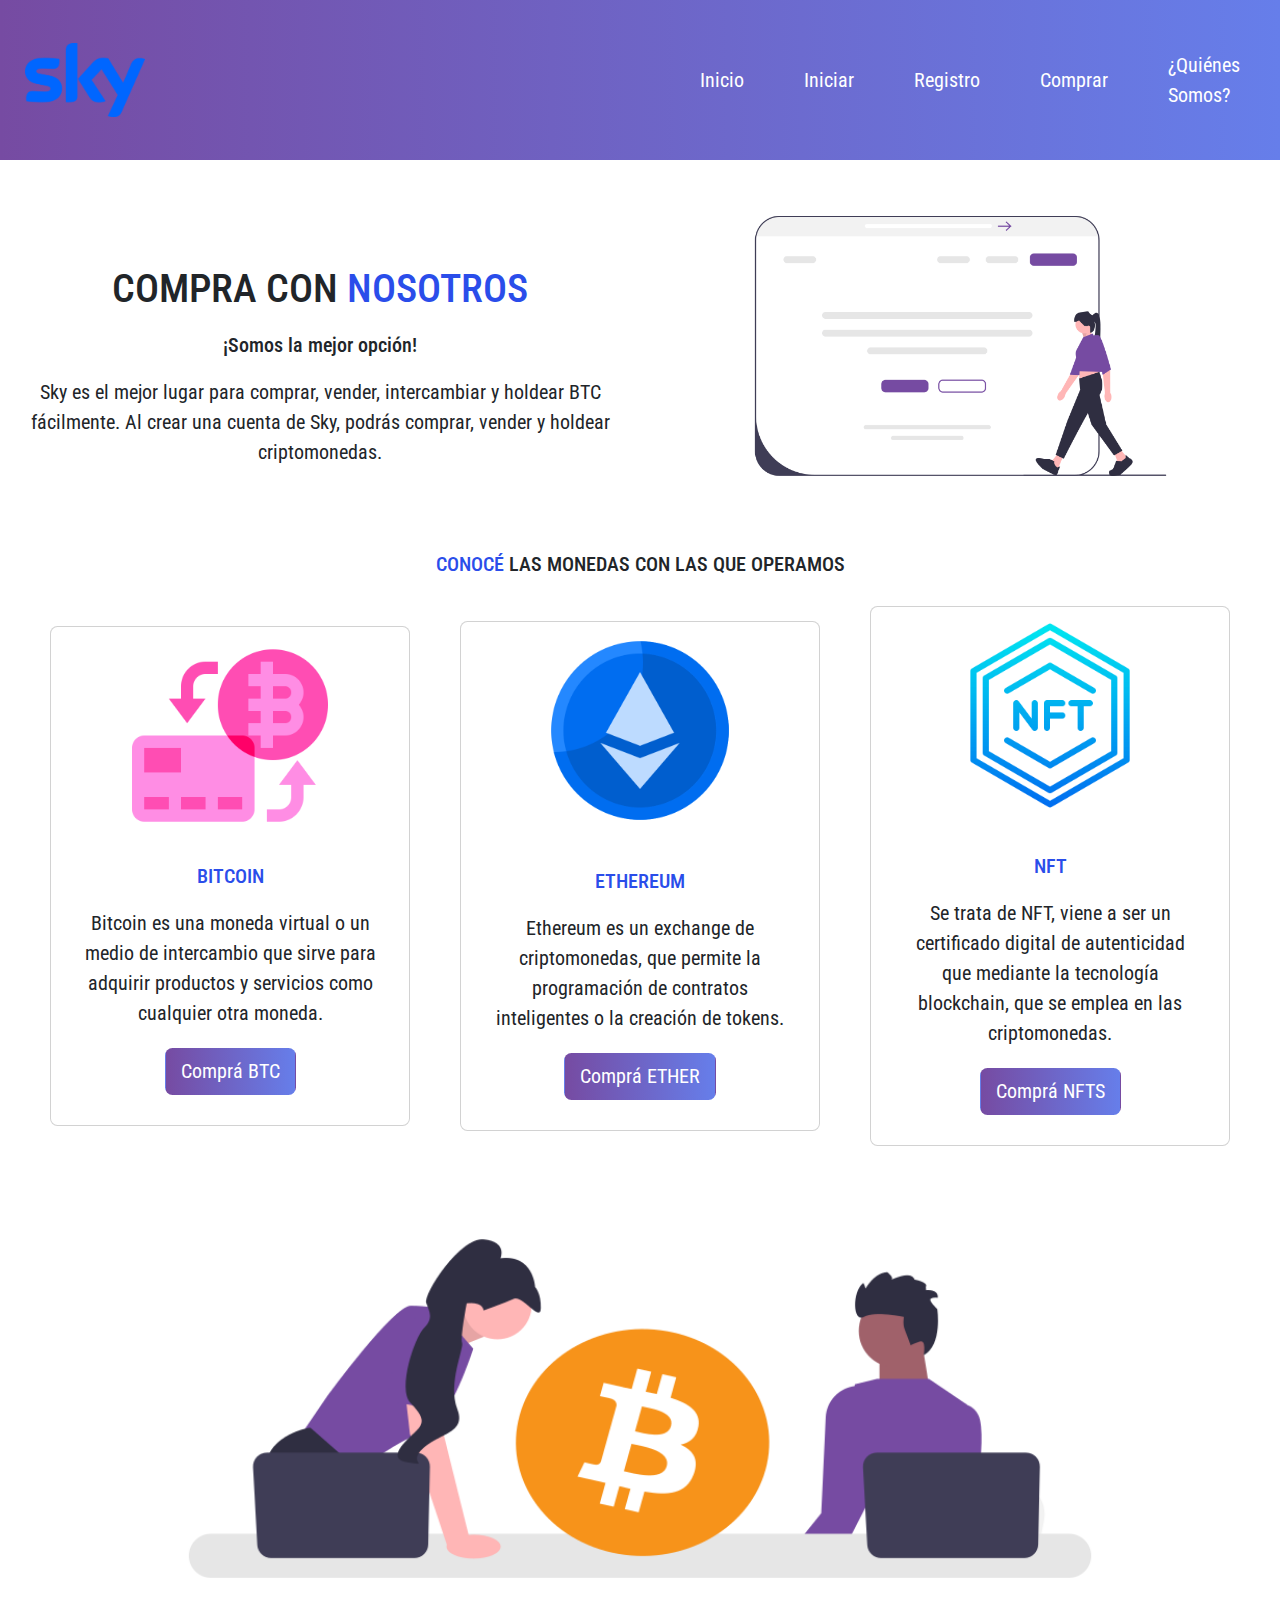
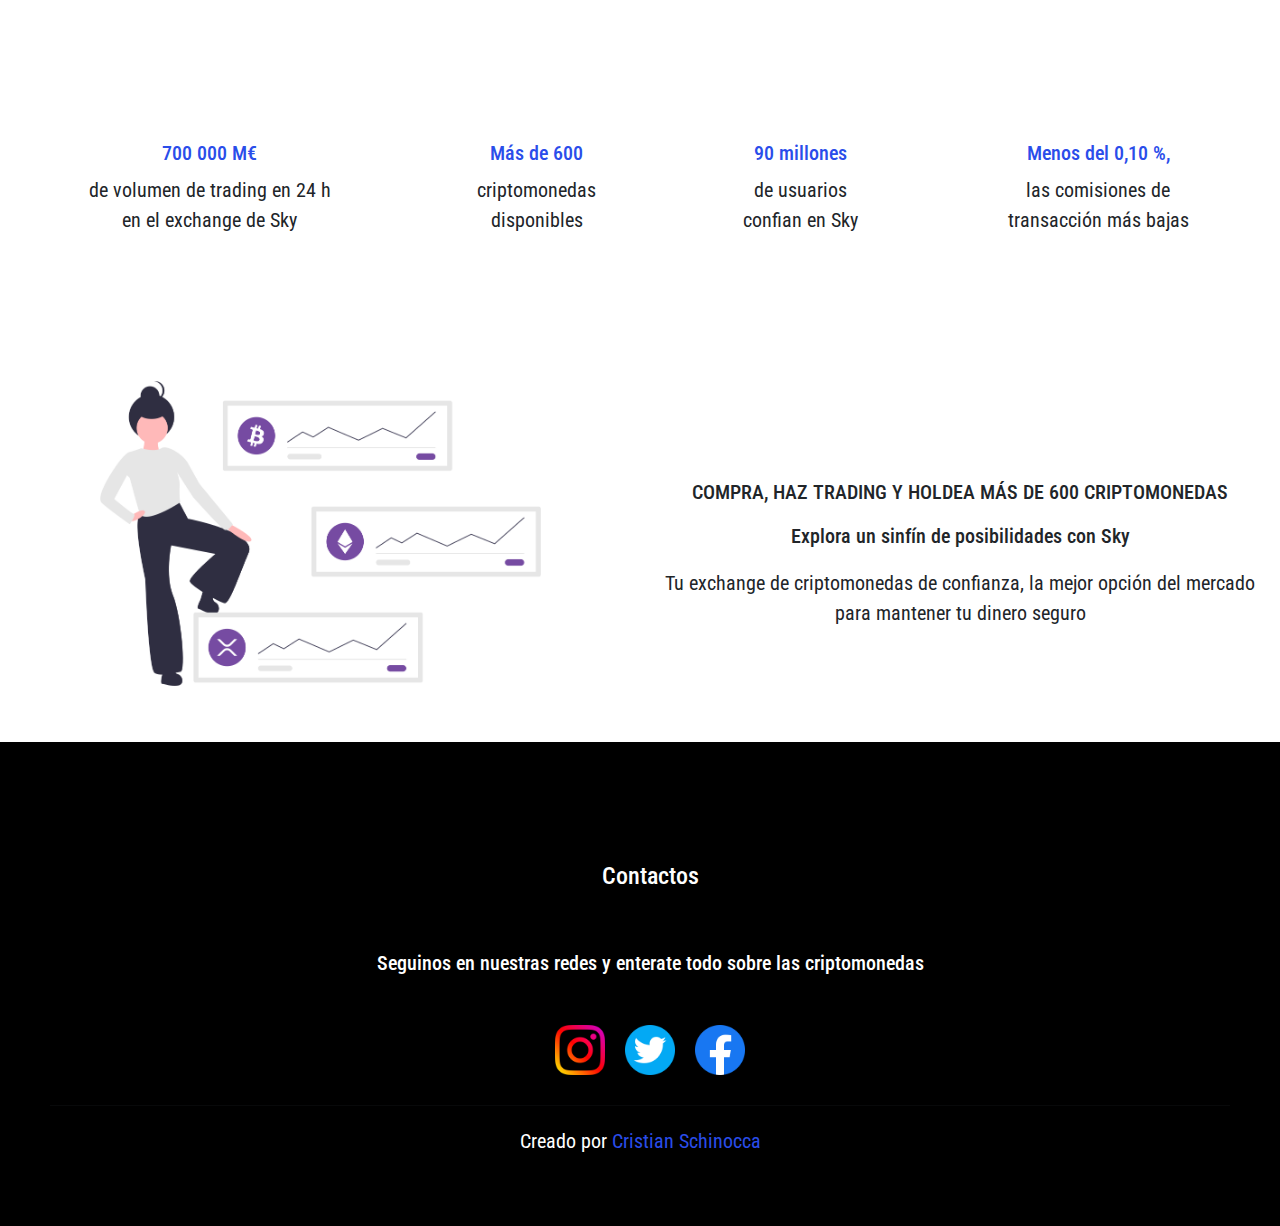
<file: index.html>
<!DOCTYPE html>
<html lang="en">
<head>
  <meta charset="UTF-8">
  <meta http-equiv="X-UA-Compatible" content="IE=edge">
  <meta name="viewport" content="width=device-width, initial-scale=1.0">
  <meta description="Exchange de Criptomonedas, Sky: operamos el mayor intercambio de Bitcoins y Criptomonedas del mundo en volumen.">
  <link rel="preconnect" href="https://fonts.googleapis.com">
  <link rel="icon" href="./img/icon/favicon.png">
  <link rel="preconnect" href="https://fonts.gstatic.com" crossorigin>
  <link href="https://fonts.googleapis.com/css2?family=Roboto+Condensed&display=swap" rel="stylesheet">
  <link rel="stylesheet" href="https://cdn.jsdelivr.net/npm/bootstrap@5.2.0-beta1/dist/css/bootstrap.min.css">
  <link rel="stylesheet" href="./css/styles.css">
  <title>Comprar | Vender Bitcoin, Ethereum y NFTS</title>
</head>
<body>
  <!-------------------------------HEADER------------------------------------------------------------------------------------------------->
  <header>
    <nav class="fondo1 navbar navbar-expand-lg background">
      <div class="container-fluid m-2">
        <img src="./img/logo/logotipo.png" alt="logotipo-logotype" class="logotipo">
        <button class="navbar-toggler" type="button" data-bs-toggle="collapse" data-bs-target="#navbarSupportedContent" aria-controls="navbarSupportedContent" aria-expanded="false" aria-label="Toggle navigation">
          <span class="navbar-toggler-icon"></span>
        </button>
      </div>
      <div class="collapse navbar-collapse m-2" id="navbarSupportedContent">
        <ul class="col d-flex justify-content-center align-items-center navbar-nav me-auto mb-2 mb-lg-0">
          <li class="nav-item m-3">
            <a class="nav-link texto" href="./index.html">Inicio</a>
          </li>
          <li class="nav-item m-3">
            <a class="nav-link texto" href="./pages/iniciar.html">Iniciar</a>
          </li>
          <li class="nav-item m-3">
            <a class="nav-link texto" href="./pages/registro.html">Registro</a>
          </li>
          <li class="nav-item m-3">
            <a class="nav-link texto" href="./pages/comprar.html">Comprar</a>
          </li>
          <li class="nav-item m-3">
            <a class="nav-link texto" href="./pages/nosotros.html">¿Quiénes Somos?</a>
          </li>
        </ul>
      </div>
    </nav>
  </header>
  <!------------------------------------------------------MAIN--------------------------------------------------------------->
  <main>
    <section class="container-fluid">
      <div class="row d-flex flex-sm-column flex-lg-row mediacolumn">
        <article class="col d-flex justify-content-center align-items-center flex-column mt-5">
          <h1 class="text-uppercase mt-2 mb-2 text-center">Compra con <span class="texto2 text-uppercase titulo-span">nosotros</span></h1>
          <h2 class="text-center mt-2 mb-2">¡Somos la mejor opción!</h2>
          <section class="d-flex justify-content-center align-items-center mt-2 mb-2">
            <p class="text-center">Sky es el mejor lugar para comprar, vender, intercambiar y holdear BTC fácilmente. Al crear una cuenta de Sky, podrás comprar, vender y holdear criptomonedas.</p>
          </section>
        </article>
        <article class="col d-flex justify-content-center align-items-center mt-2 mb-2">
          <img src="./img/banner/banner.png" alt="ilustración-de-chica-y-pagina-de-fondo" class="img">
        </article>
      </div>
    </section>
    <!------------------------------------------------------CARD1----------------------------------------------------------------------------------------->
    <section class="d-flex justify-content-center align-items-center mt-3 mb-3">
      <h2 class="text-center text-uppercase"><span class="texto2 text-uppercase text-center">Conocé</span> las monedas con las que operamos</h2>
    </section>
    <section class="grid-section d-flex flex-sm-column flex-lg-row mediacolumn">
      <article class="card card1">
        <div class="d-flex justify-content-center align-items-center mt-2 mb-2">
          <img src="./img/cards/bitcoin.png" class="card-img-top imagen-tarjeta" alt="criptomoneda-bitcoin">
        </div>
        <div class="card-body d-flex just justify-content-center align-items-center flex-column">
          <h5 class="card-title "><span class="texto2 text-uppercase">Bitcoin</span></h5>
          <p class="card-text text-center m-2">Bitcoin es una moneda virtual o un medio de intercambio que sirve para adquirir productos y servicios como cualquier otra moneda.</p>
          <a href="./pages/compra.html" class="btn botonescolorPagina texto m-2">Comprá BTC</a>
        </div>
      </article>
<!------------------------------------------------------CARD2----------------------------------------------------------------------------------------->
      <article class="card card2">
        <div class="d-flex justify-content-center align-items-center mt-2 mb-2">
          <img src="./img/cards/etereo.png" class="card-img-top imagen-tarjeta" alt="criptomoneda-ethereum">
        </div>
        <div class="card-body d-flex just justify-content-center align-items-center flex-column">
          <h5 class="card-title m-2"><span class="texto2 text-uppercase">Ethereum</span></h5>
          <p class="card-text text-center m-2">Ethereum es un exchange de criptomonedas, que permite la programación de contratos inteligentes o la creación de tokens.</p>
          <a href="./pages/compra.html" class="btn botonescolorPagina texto m-2">Comprá ETHER</a>
        </div>
      </article>
<!------------------------------------------------------CARD3----------------------------------------------------------------------------------------->
      <article class="card card3">
        <div class="d-flex justify-content-center align-items-center mt-2 mb-2">
          <img src="./img/cards/nft.png" class="card-img-top imagen-tarjeta" alt="criptomoneda-ntfs">
        </div>
        <div class="card-body d-flex just justify-content-center align-items-center flex-column">
          <h5 class="card-title m-2"><span class="texto2 text-uppercase">Nft</span></h5>
          <p class="card-text text-center m-2">Se trata de NFT, viene a ser un certificado digital de autenticidad que mediante la tecnología blockchain, que se emplea en las criptomonedas.</p>
          <a href="./pages/compra.html" class="btn botonescolorPagina texto m-2">Comprá NFTS</a>
        </div>
      </article>
    </section>
    <!------------------------------------------------------IFORMACION-SECUNDARIA-0----------------------------------------------------------------------->
    <section class="col d-flex justify-content-center align-items-center mt-2 mb-2">
      <img src="./img/bitcoin.png" alt="ilustración-de-bitcoin-y-equipo" class="img">
    </section>
  <!--------------------------------------------------------IFORMACION-SECUNDARIA-1----------------------------------------------------------------------->
  <div class="container-fluid">
    <section class="row">
      <div class="d-flex flex-sm-column flex-xl-row justify-content-center align-items-center mediacolumn">
        <article class="m-5">
          <div class="d-flex flex-column justify-content-center align-items-center m-2">
            <h5><span class="texto2 text-center">700 000 M€</span></h5>
            <div>
              <p class="text-center">de volumen de trading en 24 h en el exchange de Sky</p>
            </div>
          </div>
        </article>
  <!--------------------------------------------------------IFORMACION-SECUNDARIA-2----------------------------------------------------------------------->
        <article class="m-5">
          <div class="d-flex flex-column justify-content-center align-items-center m-2">
            <h5><span class="texto2 text-center">Más de 600</span></h5>
            <div>
              <p class="text-center">criptomonedas disponibles</p>
            </div>
          </div>
        </article>
 <!--------------------------------------------------------IFORMACION-SECUNDARIA-3----------------------------------------------------------------------->
        <article class="m-5">
          <div class="d-flex flex-column justify-content-center align-items-center m-2">
            <h5><span class="texto2 text-center">90 millones</span></h5>
            <div>
              <p class="text-center">de usuarios confian en Sky</p>
            </div>
          </div>
        </article>
<!--------------------------------------------------------IFORMACION-SECUNDARIA-4----------------------------------------------------------------------->  
        <article class="m-5">
          <div class="d-flex flex-column justify-content-center align-items-center m-2">
            <h5><span class="texto2 text-center">Menos del 0,10 %,</span></h5>
            <div>
              <p class="text-center">las comisiones de transacción más bajas</p>
            </div>
          </div>
        </article>
      </div>
      </section>
  </div>
<!----------------------------------------------------------INFORMACION SECUNDARIA-DIFERENTE---------------------------------------------------------->
  <section class="container-fluid mt-2 mb-2">
    <div class="row d-flex flex-sm-column-reverse flex-lg-row-reverse mediacolumn">
      <article class="col d-flex justify-content-center align-items-center flex-column mt-5">
        <h5 class="text-center text-uppercase m-2">Compra, haz trading y holdea más de 600 criptomonedas</h5>
        <h6 class="text-center m-2">Explora un sinfín de posibilidades con Sky</h6>
        <section class="d-flex justify-content-center align-items-center mt-2 mb-2">
          <p class="text-center">Tu exchange de criptomonedas de confianza, la mejor opción del mercado para mantener tu dinero seguro</p>
        </section>
      </article>
      <article class="col d-flex justify-content-center align-items-center mt-2 mb-2">
        <img src="./img/eter.png" alt="ilustración-de-chica-y-pagina-de-fondo" class="img">
      </article>
    </div>
  </section>
  </main>
<!--------------------------------------------------------FOOTER-----------------------------------------------------------------------> 
  <footer class="background--footer">
    <div class="container-fluid">
      <div class="row">

        <!------ESTRUCTURA DEL FOOTER----------->
        <!-----------CONTACTOS-------->
        <section class="d-flex justify-content-center align-items-center flex-column m-2">
          <h5 class="texto m-5 contactos">Contactos</h5>
          <h6 class="texto text-center">Seguinos en nuestras redes y enterate todo sobre las criptomonedas</h6>
        </section>
        <!-----------------ICONOS---------------->
        <section class="d-flex justify-content-center flex-row align-items-center m-2">
          <a href="https://www.instagram.com/cris.schinocca/" class=""><img src="./icons/instagram.png" alt="icono-instagram" class="icono"></a>
          <a href="https://twitter.com/crisschinocca" class="m-3"><img src="./icons/twitter.png" alt="icono-twitter" class="icono"></a>
          <a href="https://www.facebook.com/crisschinocca/" class=""><img src="./icons/facebook.png" alt="icono-facebook" class="icono"></a>
        </section>
        <!---------------------CREADO-POR---------------->
        <hr>
        <section class="d-flex justify-content-center align-items-center">
          <p class="texto text-center"> Creado por <span class="texto2">Cristian Schinocca</span></p>
        </section>
      </div>
    </div>
</footer>
  <script src="https://cdn.jsdelivr.net/npm/bootstrap@5.2.0-beta1/dist/js/bootstrap.bundle.min.js"></script>
</body>
</html>
</file>
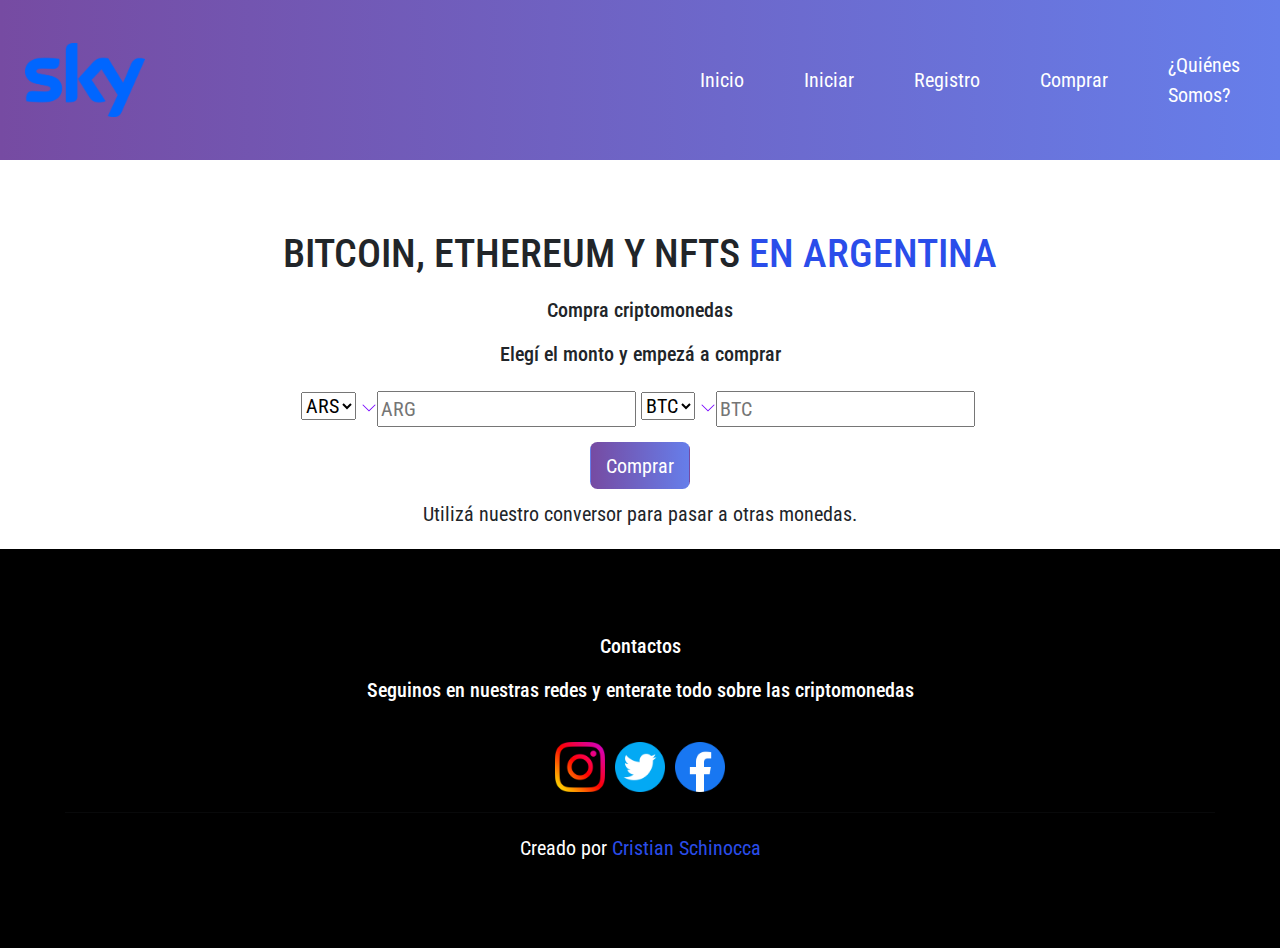
<file: pages/compra.html>
<!DOCTYPE html>
<html lang="en">
<head>
  <meta charset="UTF-8">
  <meta http-equiv="X-UA-Compatible" content="IE=edge">
  <link rel="icon" href="../img/icon/favicon.png">
  <meta description="Exchange de Criptomonedas, Sky: pague y disfrute su inversión en criptomonedas, Bitcoin, BTC, Ethereum; ETHER y NFTS">
  <meta name="viewport" content="width=device-width, initial-scale=1.0">
  <link rel="preconnect" href="https://fonts.googleapis.com">
  <link rel="preconnect" href="https://fonts.gstatic.com" crossorigin>
  <link href="https://fonts.googleapis.com/css2?family=Roboto+Condensed&display=swap" rel="stylesheet">
  <link rel="stylesheet" href="https://cdn.jsdelivr.net/npm/bootstrap@5.2.0-beta1/dist/css/bootstrap.min.css">
  <link rel="stylesheet" href="../css/styles.css">
  <title>Compra | Cripto</title>
</head>
<body>
  <!-------------------------------HEADER------------------------------------------------------------------------------------------------->
  <header>
    <nav class="fondo1 navbar navbar-expand-lg background">
      <div class="container-fluid m-2">
        <img src="../img/logo/logotipo.png" alt="logotipo-logotype" class="logotipo">
        <button class="navbar-toggler" type="button" data-bs-toggle="collapse" data-bs-target="#navbarSupportedContent" aria-controls="navbarSupportedContent" aria-expanded="false" aria-label="Toggle navigation">
          <span class="navbar-toggler-icon"></span>
        </button>
      </div>
      <div class="collapse navbar-collapse m-2" id="navbarSupportedContent">
        <ul class="col d-flex justify-content-center align-items-center navbar-nav me-auto mb-2 mb-lg-0">
          <li class="nav-item m-3">
            <a class="nav-link texto " href="../index.html">Inicio</a>
          </li>
          <li class="nav-item m-3">
            <a class="nav-link texto" href="../pages/iniciar.html">Iniciar</a>
          </li>
          <li class="nav-item m-3">
            <a class="nav-link texto" href="../pages/registro.html">Registro</a>
          </li>
          <li class="nav-item m-3">
            <a class="nav-link texto" href="../pages/comprar.html">Comprar</a>
          </li>
          <li class="nav-item m-3">
            <a class="nav-link texto" href="../pages/nosotros.html">¿Quiénes Somos?</a>
          </li>
        </ul>
      </div>
    </nav>
  </header>
  <!------------------------------------------------------MAIN--------------------------------------------------------------->
  <main>
    <section class="container-fluid">
      <div class="row d-flex flex-sm-column flex-lg-row">
        <article class="col d-flex justify-content-center align-items-center flex-column mt-5">
          <h1 class="text-uppercase mt-2 mb-2 text-center">Bitcoin, Ethereum y NFTS <span class="texto2 text-uppercase titulo-span text-center">en Argentina</span></h1>
          <h2 class="text-center mt-2 mb-2">Compra criptomonedas</h2>
        </article>
      </div>
    </section>
    <!------------------------------------------------------CARD1----------------------------------------------------------------------------------------->
    <section class="d-flex justify-content-center mt-2 mb-2">
        <h3 class="text-center">Elegí el monto y empezá a comprar</h3>
    </section>
    <div class="container-fluid">
        <form action="" class="row">
            <div class="d-flex flex-row justify-content-center align-items-center">
                <div class="d-flex flex-xl-row flex-sm-column mediacolumn">
                    <div class="">
                        <div class="select__content">
                            <select class="">
                                <option value="ARS" class="">ARS</option>
                            </select>
                            <svg height="16px" width="16px" viewBox="0 0 16 16" xmlns="http://www.w3.org/2000/svg" class="svg-icon icon-chevron" xmlns:xlink="http://www.w3.org/1999/xlink">
                                <path fill="#7908FF" class="icon-chevron" d="M13.65 4.643a.5.5 0 1 1 .7.714L8 11.594 1.65 5.357a.5.5 0 0 1 .7-.714L8 10.193l5.65-5.55z"></path>
                            </svg>
                        </div>
                    </div>
                    <div class="">
                        <input class="" placeholder="ARG" id="--arg">
                    </div>
                </div>
                <div class="d-flex flex-xl-row flex-sm-column m-1 mediacolumn">
                    <div class="input">
                        <div class="select__content">
                            <select name="select_currency" id="--currency" class="">
                                <option value="BTC">BTC</option>
                            </select>
                            <svg height="16px" width="16px" viewBox="0 0 16 16" xmlns="http://www.w3.org/2000/svg" class="svg-icon icon-chevron" xmlns:xlink="http://www.w3.org/1999/xlink">
                                <path fill="#7908FF" class="icon-chevron" d="M13.65 4.643a.5.5 0 1 1 .7.714L8 11.594 1.65 5.357a.5.5 0 0 1 .7-.714L8 10.193l5.65-5.55z"></path>
                            </svg>
                        </div>
                    </div>
                    <div class="input"><input class="--black --basecoin" placeholder="BTC" id="--cripto"></div>
                </div>
            </div>
        </form>
        <section class="d-flex justify-content-center">
            <a class="btn botonescolorPagina texto mt-2 mb-2" href="https://auth.ripio.com/#/login/?redirect_url=https://app.ripio.com">Comprar</a>
        </section>
        <section class="d-flex justify-content-center">
            <p>Utilizá nuestro conversor para pasar a otras monedas.</p>
        </section>
    </div>
<!--------------------------------------------------------FOOTER-----------------------------------------------------------------------> 
  <footer class="background--footer_compra">
    <div class="container-fluid">
      <div class="row">

        <!------ESTRUCTURA DEL FOOTER----------->
        <!-----------CONTACTOS-------->
        <section class="d-flex justify-content-center align-items-center flex-column mt-2 mb-2">
          <h5 class="texto mt-2 mb-2">Contactos</h5>
          <h6 class="texto text-center mt-2 mb-2">Seguinos en nuestras redes y enterate todo sobre las criptomonedas</h6>
        </section>
        <!-----------------ICONOS---------------->
        <section class="d-flex justify-content-center flex-row align-items-center mt-2 mb-2">
          <a href="https://www.instagram.com/cris.schinocca/" class=""><img src="../icons/instagram.png" alt="icono-instagram" class="icono"></a>
          <a href="https://twitter.com/crisschinocca" class="m-2"><img src="../icons/twitter.png" alt="icono-twitter" class="icono"></a>
          <a href="https://www.facebook.com/crisschinocca/" class=""><img src="../icons/facebook.png" alt="icono-facebook" class="icono"></a>
        </section>
        <!---------------------CREADO-POR---------------->
        <hr>
        <section class="d-flex justify-content-center align-items-center">
          <p class="texto text-center"> Creado por <span class="texto2">Cristian Schinocca</span></p>
        </section>
      </div>
    </div>
</footer>
  <script src="https://cdn.jsdelivr.net/npm/bootstrap@5.2.0-beta1/dist/js/bootstrap.bundle.min.js"></script>
</body>
</html>
</file>
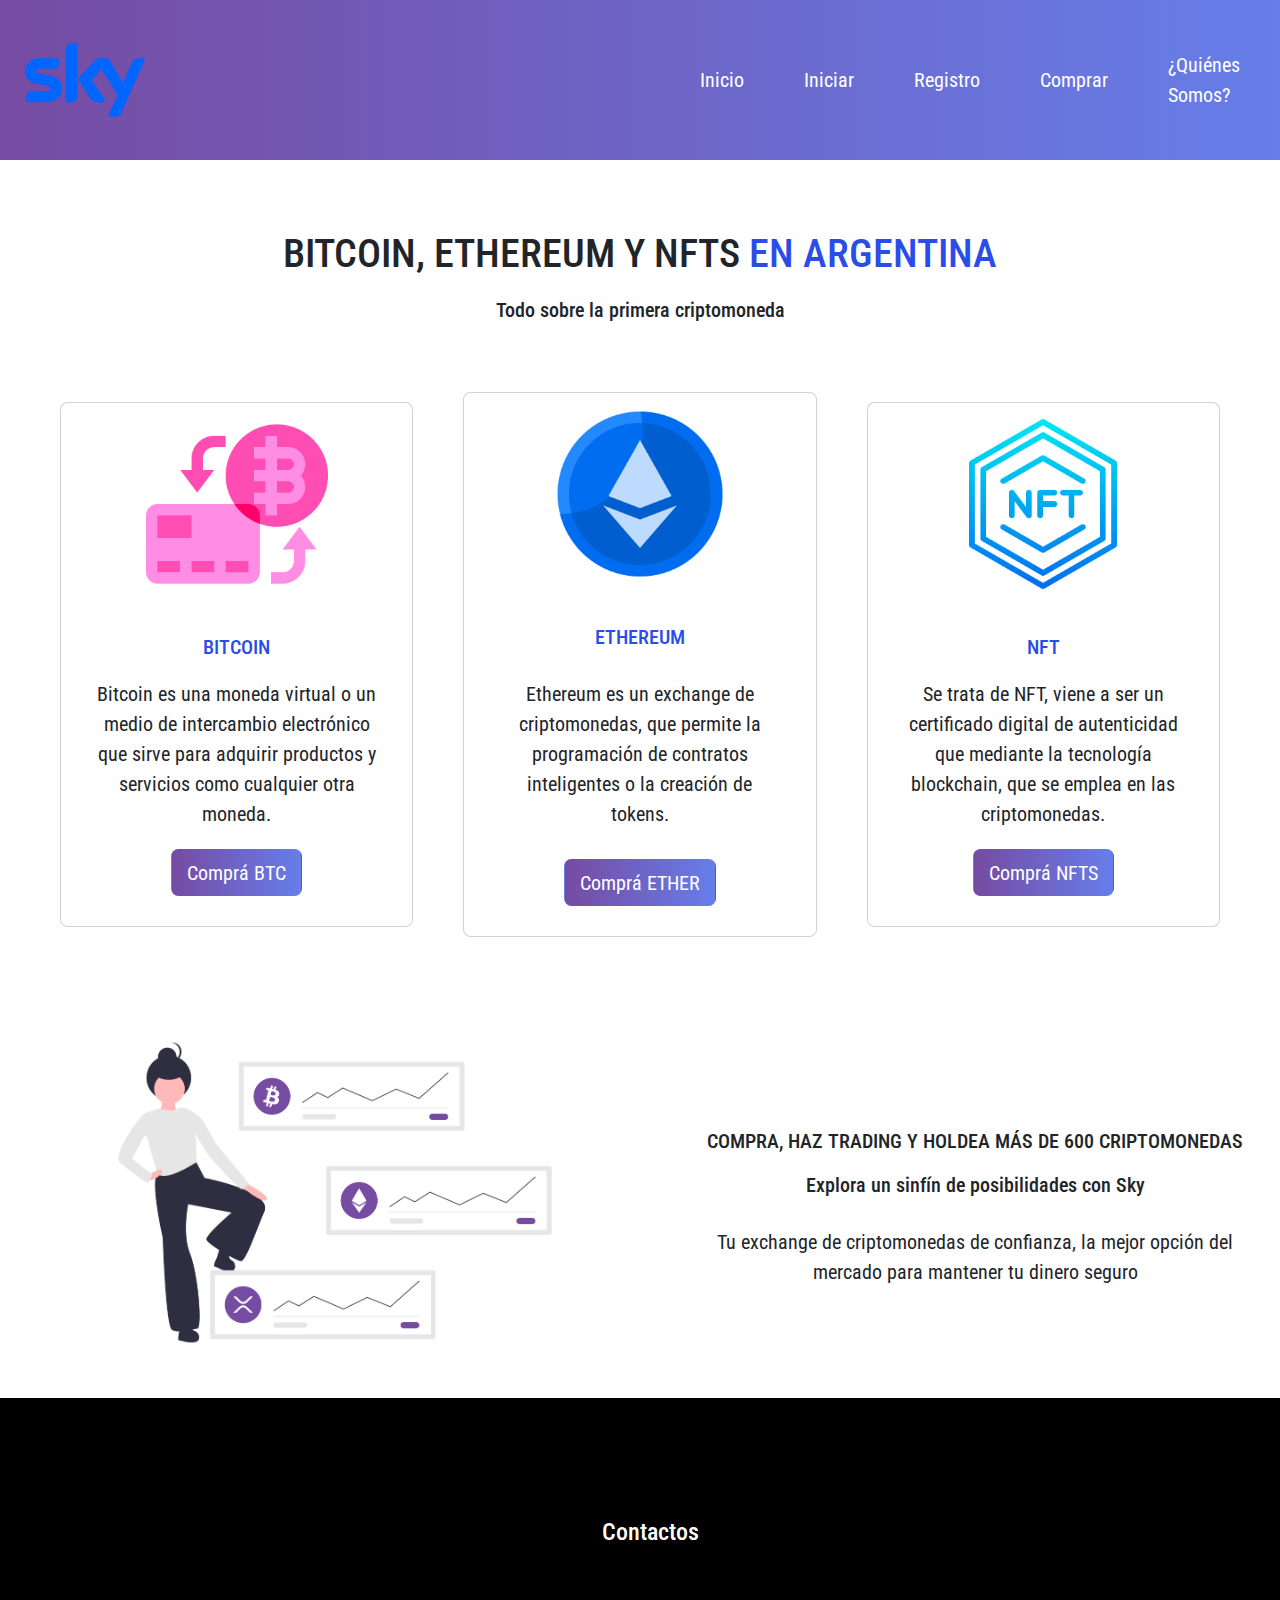
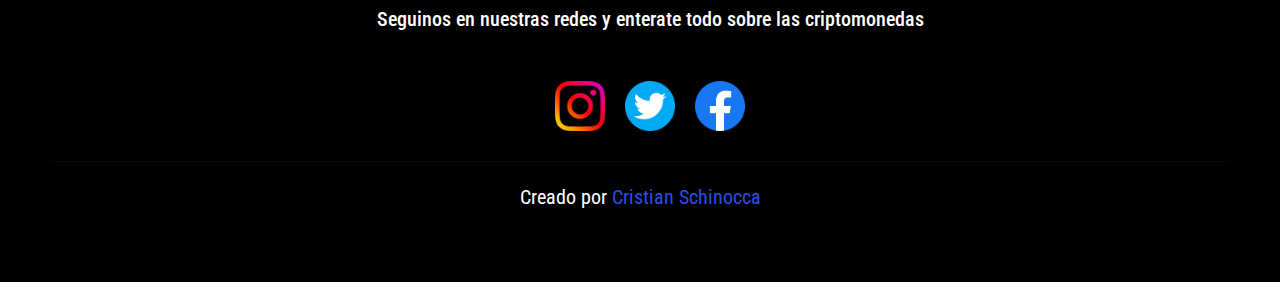
<file: pages/comprar.html>
<!DOCTYPE html>
<html lang="en">
<head>
  <meta charset="UTF-8">
  <meta http-equiv="X-UA-Compatible" content="IE=edge">
  <link rel="icon" href="../img/icon/favicon.png">
  <meta description="Exchange de Criptomonedas, Sky: Compra de criptomonedas, Bitcoin, BTC, Ethereum; ETHER y NFTS">
  <meta name="viewport" content="width=device-width, initial-scale=1.0">
  <link rel="preconnect" href="https://fonts.googleapis.com">
  <link rel="preconnect" href="https://fonts.gstatic.com" crossorigin>
  <link href="https://fonts.googleapis.com/css2?family=Roboto+Condensed&display=swap" rel="stylesheet">
  <link rel="stylesheet" href="https://cdn.jsdelivr.net/npm/bootstrap@5.2.0-beta1/dist/css/bootstrap.min.css">
  <link rel="stylesheet" href="../css/styles.css">
  <title>Comprar | Vender Criptomonedas, Bitcoin, Ethereum y NFTS</title>
</head>
<body>
  <!-------------------------------HEADER------------------------------------------------------------------------------------------------->
  <header>
    <nav class="fondo1 navbar navbar-expand-lg background">
      <div class="container-fluid m-2">
        <img src="../img/logo/logotipo.png" alt="logotipo-logotype" class="logotipo">
        <button class="navbar-toggler" type="button" data-bs-toggle="collapse" data-bs-target="#navbarSupportedContent" aria-controls="navbarSupportedContent" aria-expanded="false" aria-label="Toggle navigation">
          <span class="navbar-toggler-icon"></span>
        </button>
      </div>
      <div class="collapse navbar-collapse m-2" id="navbarSupportedContent">
        <ul class="col d-flex justify-content-center align-items-center navbar-nav me-auto mb-2 mb-lg-0">
          <li class="nav-item m-3">
            <a class="nav-link texto " href="../index.html">Inicio</a>
          </li>
          <li class="nav-item m-3">
            <a class="nav-link texto" href="../pages/iniciar.html">Iniciar</a>
          </li>
          <li class="nav-item m-3">
            <a class="nav-link texto" href="../pages/registro.html">Registro</a>
          </li>
          <li class="nav-item m-3">
            <a class="nav-link texto" href="../pages/comprar.html">Comprar</a>
          </li>
          <li class="nav-item m-3">
            <a class="nav-link texto" href="../pages/nosotros.html">¿Quiénes Somos?</a>
          </li>
        </ul>
      </div>
    </nav>
  </header>
  <!------------------------------------------------------MAIN--------------------------------------------------------------->
  <main>
    <section class="container-fluid">
      <div class="row d-flex flex-sm-column flex-lg-row mediacolumn">
        <article class="col d-flex justify-content-center align-items-center flex-column mt-5">
          <h1 class="text-uppercase m-2">Bitcoin, Ethereum y NFTS <span class="texto2 text-uppercase titulo-span">en Argentina</span></h1>
          <h2 class="text-center m-2">Todo sobre la primera criptomoneda</h2>
        </article>
      </div>
    </section>
    <!------------------------------------------------------CARD1----------------------------------------------------------------------------------------->
    <section class="grid-section d-flex flex-sm-column flex-lg-row m-5 mediacolumn">
      <article class="card card1">
        <div class="d-flex justify-content-center align-items-center m-2">
          <img src="../img/cards/bitcoin.png" class="card-img-top imagen-tarjeta" alt="criptomoneda-bitcoin">
        </div>
        <div class="card-body d-flex just justify-content-center align-items-center flex-column">
          <h5 class="card-title m-2"><span class="texto2 text-uppercase">Bitcoin</span></h5>
          <p class="card-text text-center m-2">Bitcoin es una moneda virtual o un medio de intercambio electrónico que sirve para adquirir productos y servicios como cualquier otra moneda.</p>
          <a href="../pages/compra.html" class="btn botonescolorPagina texto m-2">Comprá BTC</a>
        </div>
      </article>
<!------------------------------------------------------CARD2----------------------------------------------------------------------------------------->
      <article class="card card2">
        <div class="d-flex justify-content-center align-items-center m-2">
          <img src="../img/cards/etereo.png" class="card-img-top imagen-tarjeta" alt="criptomoneda-ethereum">
        </div>
        <div class="card-body d-flex just justify-content-center align-items-center flex-column">
          <h5 class="card-title m-2"><span class="texto2 text-uppercase">Ethereum</span></h5>
          <p class="card-text text-center m-3">Ethereum es un exchange de criptomonedas, que permite la programación de contratos inteligentes o la creación de tokens.</p>
          <a href="../pages/compra.html" class="btn botonescolorPagina texto  m-2">Comprá ETHER</a>
        </div>
      </article>
<!------------------------------------------------------CARD3----------------------------------------------------------------------------------------->
      <article class="card card3">
        <div class="d-flex justify-content-center align-items-center m-2">
          <img src="../img/cards/nft.png" class="card-img-top imagen-tarjeta" alt="criptomoneda-ntfs">
        </div>
        <div class="card-body d-flex just justify-content-center align-items-center flex-column">
          <h5 class="card-title m-2"><span class="texto2 text-uppercase">Nft</span></h5>
          <p class="card-text text-center m-2">Se trata de NFT, viene a ser un certificado digital de autenticidad que mediante la tecnología blockchain, que se emplea en las criptomonedas.</p>
          <a href="./compra.html" class="btn botonescolorPagina texto  m-2">Comprá NFTS</a>
        </div>
      </article>
    </section>
<!----------------------------------------------------------INFORMACION SECUNDARIA-DIFERENTE---------------------------------------------------------->
  <section class="container-fluid m-2">
    <div class="row d-flex flex-sm-column-reverse flex-lg-row-reverse mediacolumn">
      <article class="col d-flex justify-content-center align-items-center flex-column mt-5">
        <h5 class="text-center text-uppercase m-2">Compra, haz trading y holdea más de 600 criptomonedas</h5>
        <h6 class="text-center m-2">Explora un sinfín de posibilidades con Sky</h6>
        <section class="d-flex justify-content-center align-items-center m-3">
          <p class="text-center">Tu exchange de criptomonedas de confianza, la mejor opción del mercado para mantener tu dinero seguro</p>
        </section>
      </article>
      <article class="col d-flex justify-content-center align-items-center m-2">
        <img src="../img/eter.png" alt="ilustración-de-chica-y-pagina-de-fondo" class="img">
      </article>
    </div>
  </section>
  </main>
<!--------------------------------------------------------FOOTER-----------------------------------------------------------------------> 
  <footer class="background--footer">
    <div class="container-fluid">
      <div class="row">

        <!------ESTRUCTURA DEL FOOTER----------->
        <!-----------CONTACTOS-------->
        <section class="d-flex justify-content-center align-items-center flex-column m-2">
          <h5 class="texto m-5 contactos">Contactos</h5>
          <h6 class="texto">Seguinos en nuestras redes y enterate todo sobre las criptomonedas</h6>
        </section>
        <!-----------------ICONOS---------------->
        <section class="d-flex justify-content-center flex-row align-items-center m-2">
          <a href="https://www.facebook.com/crisschinocca/" class=""><img src="../icons/instagram.png" alt="icono-instagram" class="icono"></a>
          <a href="https://twitter.com/crisschinocca" class="m-3"><img src="../icons/twitter.png" alt="icono-twitter" class="icono"></a>
          <a href="https://www.facebook.com/crisschinocca/" class=""><img src="../icons/facebook.png" alt="icono-facebook" class="icono"></a>
        </section>
        <!---------------------CREADO-POR---------------->
        <hr>
        <section class="d-flex justify-content-center align-items-center">
          <p class="texto"> Creado por <span class="texto2">Cristian Schinocca</span></p>
        </section>
      </div>
    </div>
</footer>
  <script src="https://cdn.jsdelivr.net/npm/bootstrap@5.2.0-beta1/dist/js/bootstrap.bundle.min.js"></script>
</body>
</html>
</file>
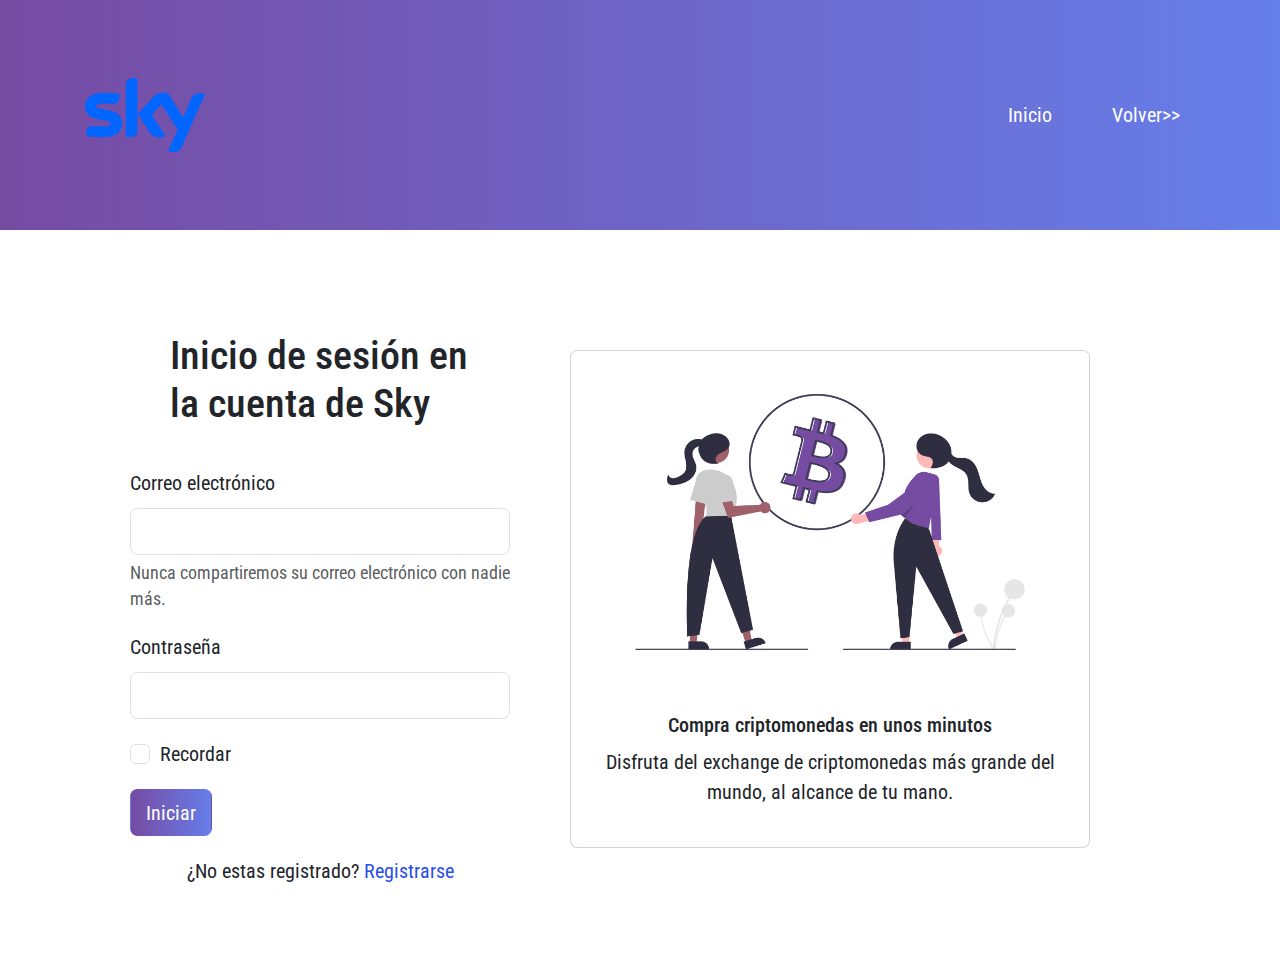
<file: pages/iniciar.html>
<!DOCTYPE html>
<html lang="en">
<head>
  <meta charset="UTF-8">
  <meta http-equiv="X-UA-Compatible" content="IE=edge">
  <meta name="viewport" content="width=device-width, initial-scale=1.0">
  <link rel="icon" href="../img/icon/favicon.png">
  <meta description="Exchange de Criptomonedas, Sky: inicie sesión en Sky, la mejor opción para invertir en criptomonedas Bitcoin, Ethereum, NFTS>
  <link rel="preconnect" href="https://fonts.googleapis.com">
  <link rel="preconnect" href="https://fonts.gstatic.com" crossorigin>
  <link href="https://fonts.googleapis.com/css2?family=Roboto+Condensed&display=swap" rel="stylesheet">
  <link rel="stylesheet" href="https://cdn.jsdelivr.net/npm/bootstrap@5.2.0-beta1/dist/css/bootstrap.min.css">
  <link rel="stylesheet" href="../css/styles.css">
  <title>Iniciar Sesión | Sky</title>
</head>
<body>
  <!-------------------------------HEADER------------------------------------------------------------------------------------------------->
  <header>
    <nav class="fondo1 navbar navbar-expand-lg background p-5">
      <div class="container-fluid m-2">
        <img src="../img/logo/logotipo.png" alt="logotipo-logotype" class="logotipo">
        <button class="navbar-toggler" type="button" data-bs-toggle="collapse" data-bs-target="#navbarSupportedContent" aria-controls="navbarSupportedContent" aria-expanded="false" aria-label="Toggle navigation">
          <span class="navbar-toggler-icon"></span>
        </button>
      </div>
      <div class="collapse navbar-collapse m-2" id="navbarSupportedContent">
        <ul class="col d-flex justify-content-center align-items-center navbar-nav me-auto mb-2 mb-lg-0">
          <li class="nav-item m-3">
            <a class="nav-link texto " href="../index.html">Inicio</a>
          </li>
          <li class="nav-item m-3">
            <a class="nav-link texto" href="../pages/registro.html">Volver>></a>
          </li>
        </ul>
      </div>
    </nav>
  </header>
  <!------------------------------------------------------MAIN--------------------------------------------------------------->
  <main>
    <div>
        <section class="container p-5">
            <div class="row">
                <div class="d-flex flex-xl-row flex-sm-column justify-content-center align-items-center mediacolumn">
                    <div>
                        <article class="d-flex justify-content-center align-items-center m-4">
                            <h1 class="m-2">Inicio de sesión en la cuenta de Sky</h1>
                        </article>
                        <form>
                            <section class="mb-3">
                              <label for="exampleInputEmail1" class="form-label">Correo electrónico</label>
                              <input type="email" class="form-control" id="exampleInputEmail1" aria-describedby="emailHelp">
                              <p id="emailHelp" class="form-text">Nunca compartiremos su correo electrónico con nadie más.</p>
                            </section>
                              <section class="mb-3">
                              <label for="exampleInputPassword1" class="form-label">Contraseña</label>
                              <input type="password" class="form-control" id="exampleInputPassword1">
                            </section>
                            <section class="mb-3 form-check">
                              <input type="checkbox" class="form-check-input" id="exampleCheck1">
                              <label class="form-check-label" for="exampleCheck1">Recordar</label>
                            </section>
                              <button type="submit" class="btn botonescolorPagina texto text-center">Iniciar</button>
                        </form> 
                        <section class="d-flex justify-content-center align-items-center m-2">
                          <div>
                              <p class="m-2">¿No estas registrado? <a href="../pages/registro.html" class="text-decoration-none texto2">Registrarse</a></p>
                          </div>
                      </section>
                    </div>
                    <div>
                        <div class="d-flex justify-content-center align-items-center m-5">
                            <section class="card">
                                <img src="../img/registro/registrar.png" class="card-img-top" alt="hombre-y-criptomonedas">
                                <div class="card-body">
                                <h2 class="card-text text-center">Compra criptomonedas en unos minutos</h2>
                                <p class="text-center">Disfruta del exchange de criptomonedas más grande del mundo, al alcance de tu mano.</p>
                                </div>
                            </section>
                        </div>
                    </div>
                </div>
            </div> 
        </section>
    </div>
  </main>
  <script src="https://cdn.jsdelivr.net/npm/bootstrap@5.2.0-beta1/dist/js/bootstrap.bundle.min.js"></script>
</body>
</html>
</file>
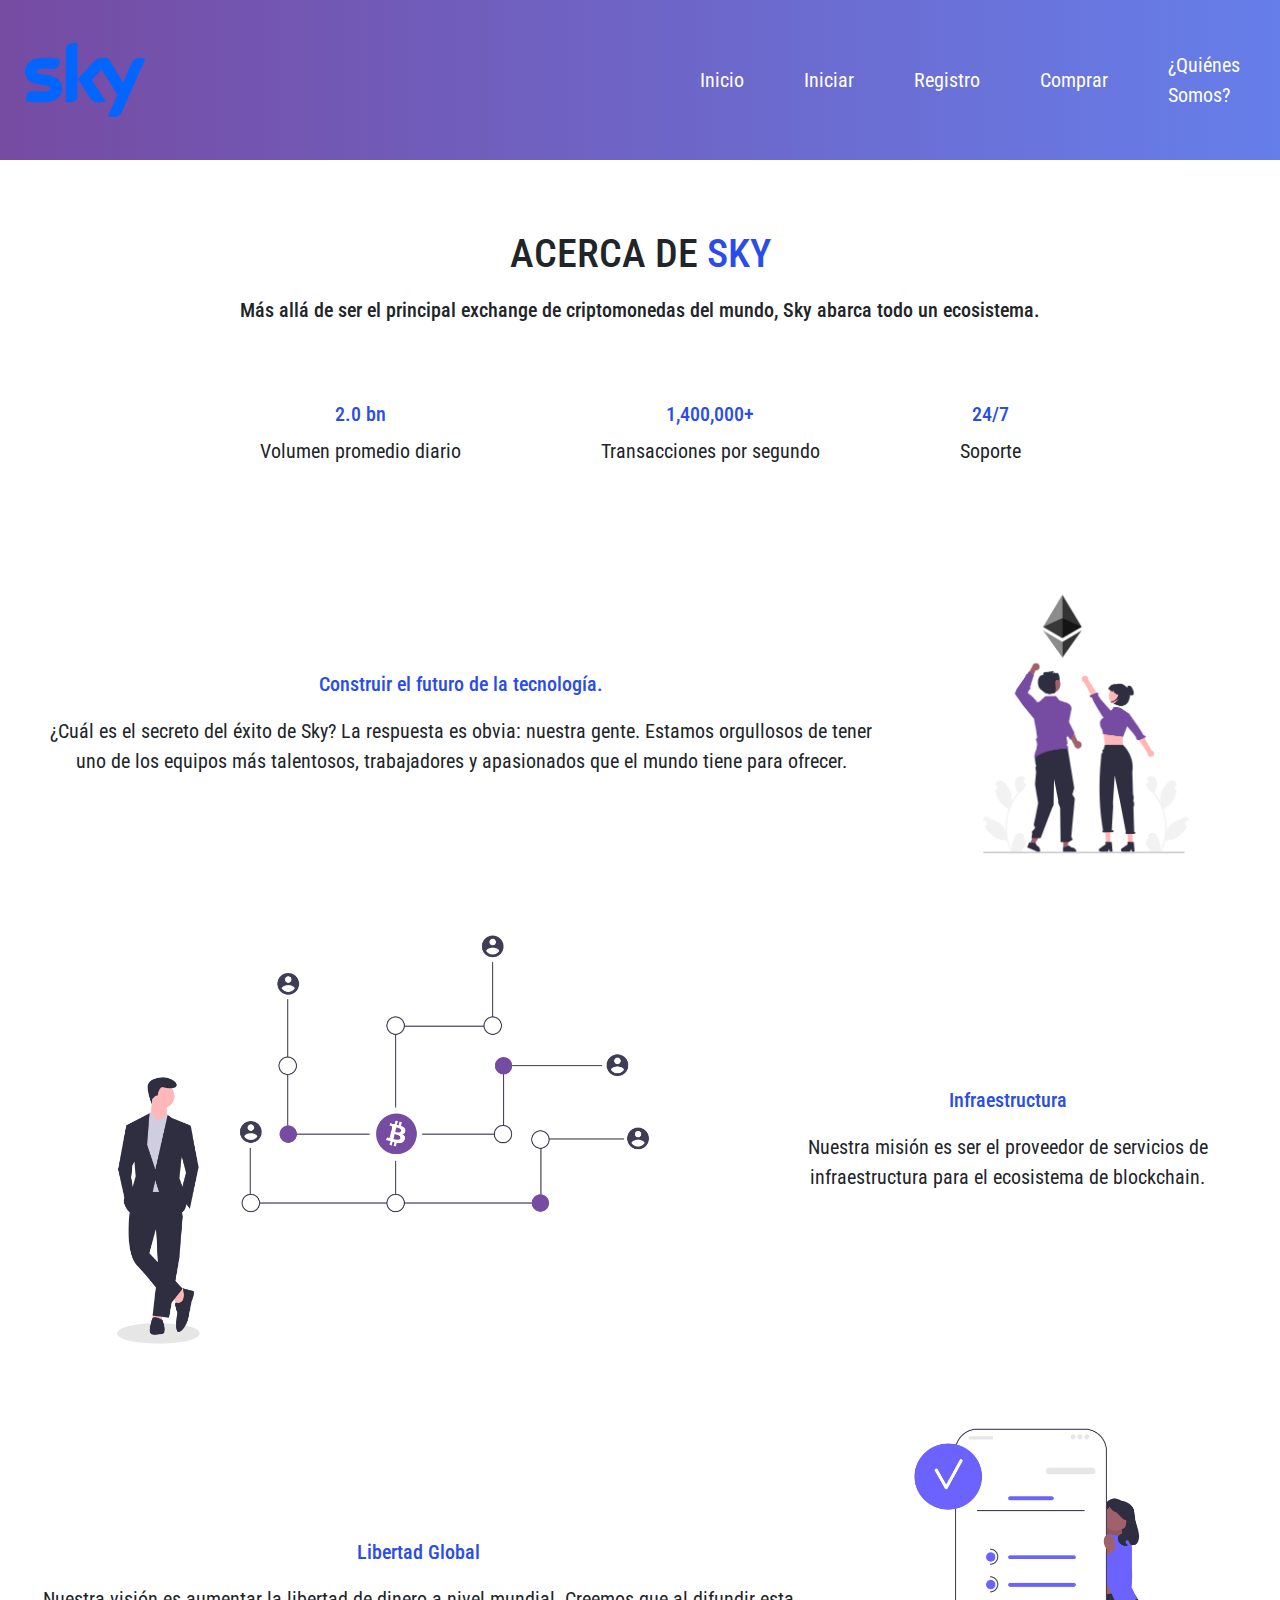
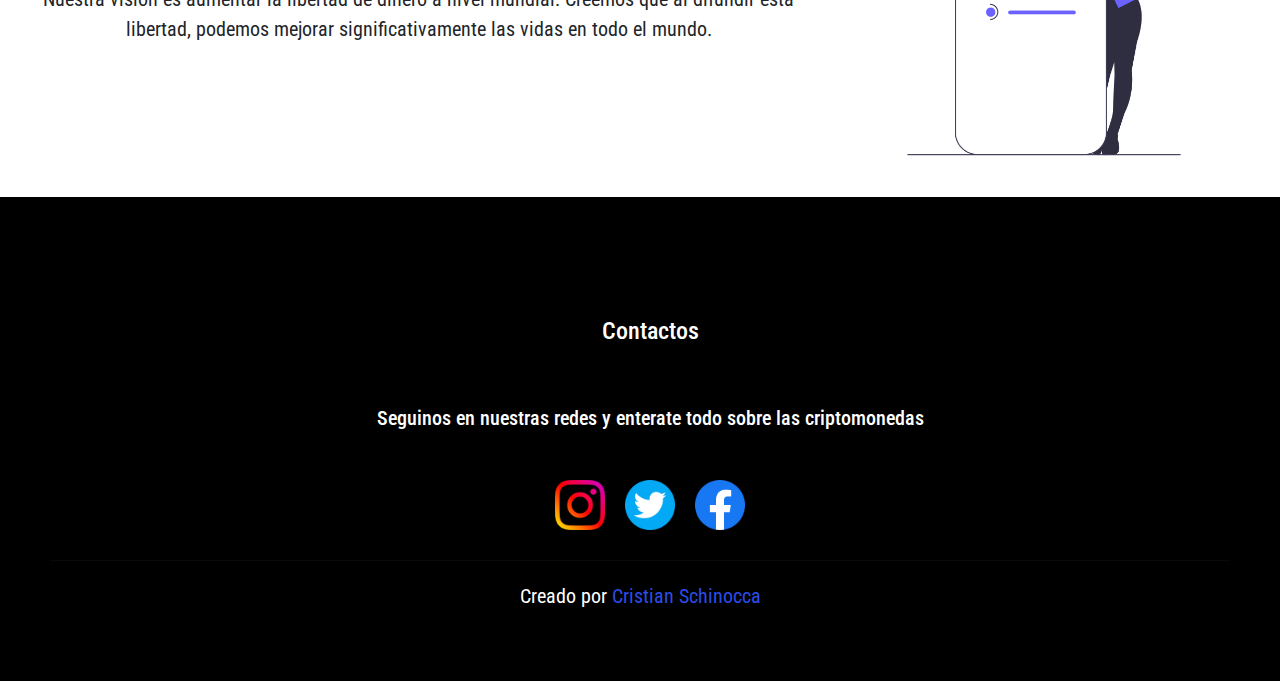
<file: pages/nosotros.html>
<!DOCTYPE html>
<html lang="en">
<head>
  <meta charset="UTF-8">
  <meta http-equiv="X-UA-Compatible" content="IE=edge">
  <link rel="icon" href="../img/icon/favicon.png">
  <meta name="viewport" content="width=device-width, initial-scale=1.0">
  <link rel="preconnect" href="https://fonts.googleapis.com">
  <meta description="Exchange de Criptomonedas, Sky: Quienes son los del equipo Sky ¿quiénes son Sky?">
  <link rel="preconnect" href="https://fonts.gstatic.com" crossorigin>
  <link href="https://fonts.googleapis.com/css2?family=Roboto+Condensed&display=swap" rel="stylesheet">
  <link rel="stylesheet" href="https://cdn.jsdelivr.net/npm/bootstrap@5.2.0-beta1/dist/css/bootstrap.min.css">
  <link rel="stylesheet" href="../css/styles.css">
  <title>Acerca De</title>
</head>
<body>
  <!-------------------------------HEADER------------------------------------------------------------------------------------------------->
  <header>
    <nav class="fondo1 navbar navbar-expand-lg background">
      <div class="container-fluid m-2">
        <img src="../img/logo/logotipo.png" alt="logotipo-logotype" class="logotipo">
        <button class="navbar-toggler" type="button" data-bs-toggle="collapse" data-bs-target="#navbarSupportedContent" aria-controls="navbarSupportedContent" aria-expanded="false" aria-label="Toggle navigation">
          <span class="navbar-toggler-icon"></span>
        </button>
      </div>
      <div class="collapse navbar-collapse m-2" id="navbarSupportedContent">
        <ul class="col d-flex justify-content-center align-items-center navbar-nav me-auto mb-2 mb-lg-0">
          <li class="nav-item m-3">
            <a class="nav-link texto " href="../index.html">Inicio</a>
          </li>
          <li class="nav-item m-3">
            <a class="nav-link texto" href="../pages/iniciar.html">Iniciar</a>
          </li>
          <li class="nav-item m-3">
            <a class="nav-link texto" href="../pages/registro.html">Registro</a>
          </li>
          <li class="nav-item m-3">
            <a class="nav-link texto" href="../pages/comprar.html">Comprar</a>
          </li>
          <li class="nav-item m-3">
            <a class="nav-link texto" href="../pages/nosotros.html">¿Quiénes Somos?</a>
          </li>
        </ul>
      </div>
    </nav>
  </header>
  <!------------------------------------------------------MAIN--------------------------------------------------------------->
  <main>
    <section class="container-fluid">
      <div class="row d-flex flex-sm-column flex-lg-row mediacolumn">
        <article class="col d-flex justify-content-center align-items-center flex-column mt-5">
          <h1 class="text-uppercase m-2 text-center">Acerca de <span class="texto2 titulo-span text-center">Sky</span></h1>
          <h2 class="text-center m-2">Más allá de ser el principal exchange de criptomonedas del mundo, Sky abarca todo un ecosistema.</h2>
        </article>
      </div>
    </section>
  <!--------------------------------------------------------IFORMACION-SECUNDARIA-1----------------------------------------------------------------------->
  <div class="container-fluid">
    <section class="row">
      <div class="d-flex flex-sm-column flex-xl-row justify-content-center align-items-center mediacolumn">
        <article class="m-5">
          <div class="d-flex flex-column justify-content-center align-items-center m-2">
            <h5><span class="texto2">2.0 bn</span></h5>
            <div>
              <p class="text-center">Volumen promedio diario</p>
            </div>
          </div>
        </article>
  <!--------------------------------------------------------IFORMACION-SECUNDARIA-2----------------------------------------------------------------------->
        <article class="m-5">
          <div class="d-flex flex-column justify-content-center align-items-center m-2">
            <h5><span class="texto2">1,400,000+</span></h5>
            <div>
              <p class="text-center">Transacciones por segundo</p>
            </div>
          </div>
        </article>
 <!--------------------------------------------------------IFORMACION-SECUNDARIA-3----------------------------------------------------------------------->
        <article class="m-5">
          <div class="d-flex flex-column justify-content-center align-items-center m-2">
            <h5><span class="texto2">24/7</span></h5>
            <div>
              <p>Soporte</p>
            </div>
          </div>
        </article>
  </div>
  <!--------------------------------------------------------IFORMACION-SECUNDARIA-4----------------------------------------------------------------------->
  <section class="d-flex flex-sm-column flex-xl-row mediacolumn">
    <article class="d-flex justify-content-center align-items-center flex-column m-2">
      <h5 class="text-center m-2 texto2">Construir el futuro de la tecnología.</h5>
      <div>
        <p class="text-center text-wrap m-2">¿Cuál es el secreto del éxito de Sky? La respuesta es obvia: nuestra gente. Estamos orgullosos de tener uno de los equipos más talentosos, trabajadores y apasionados que el mundo tiene para ofrecer.</p>
      </div>
    </article>
    <article class="d-flex justify-content-center align-items-center">
      <img src="../img/nosotros/eter2.png" alt="moneda-ethereum" class="img">
    </article>
  </section>
  <!--------------------------------------------------------IFORMACION-SECUNDARIA-5----------------------------------------------------------------------->
  <section class="d-flex flex-xl-row-reverse flex-sm-column mediacolumn">
    <article class="d-flex justify-content-center align-items-center flex-column m-2">
      <h5 class="text-center m-2 texto2">Infraestructura</h5>
      <div>
        <p class="text-center m-2">Nuestra misión es ser el proveedor de servicios de infraestructura para el ecosistema de blockchain.</p>
      </div>
    </article>
    <article class="d-flex justify-content-center align-items-center">
      <img src="../img/nosotros/imagen.png" alt="grafico-criptomonedas" class="img">
    </article>
  </section>
   <!--------------------------------------------------------IFORMACION-SECUNDARIA-6--------------------------------------------------------------------->
   <section class="d-flex flex-xl-row flex-sm-column mediacolumn">
    <article class="d-flex justify-content-center align-items-center flex-column m-2">
      <h5 class="text-center m-2 texto2">Libertad Global</h5>
      <div>
        <p class="text-center m-2">Nuestra visión es aumentar la libertad de dinero a nivel mundial. Creemos que al difundir esta libertad, podemos mejorar significativamente las vidas en todo el mundo.</p>
      </div>
    </article>
    <article class="d-flex justify-content-center align-items-center">
      <img src="../img/nosotros/celular.png" alt="chica-detras-de-un-celular" class="img">
    </article>
  </section>
<!--------------------------------------------------------FOOTER-----------------------------------------------------------------------> 
  <footer class="background--footer">
    <div class="container-fluid">
      <div class="row">

        <!------ESTRUCTURA DEL FOOTER----------->
        <!-----------CONTACTOS-------->
        <section class="d-flex justify-content-center align-items-center flex-column m-2">
          <h5 class="texto m-5 contactos">Contactos</h5>
          <h6 class="texto text-center">Seguinos en nuestras redes y enterate todo sobre las criptomonedas</h6>
        </section>
        <!-----------------ICONOS---------------->
        <section class="d-flex justify-content-center flex-row align-items-center m-2">
          <a href="https://www.facebook.com/crisschinocca/" class=""><img src="../icons/instagram.png" alt="icono-instagram" class="icono"></a>
          <a href="https://twitter.com/crisschinocca" class="m-3"><img src="../icons/twitter.png" alt="icono-twitter" class="icono"></a>
          <a href="https://www.facebook.com/crisschinocca/" class=""><img src="../icons/facebook.png" alt="icono-facebook" class="icono"></a>
        </section>
        <!---------------------CREADO-POR---------------->
        <hr>
        <section class="d-flex justify-content-center align-items-center">
          <p class="texto text-center"> Creado por <span class="texto2 text-center">Cristian Schinocca</span></p>
        </section>
      </div>
    </div>
</footer>
  <script src="https://cdn.jsdelivr.net/npm/bootstrap@5.2.0-beta1/dist/js/bootstrap.bundle.min.js"></script>
</body>
</html>
</file>
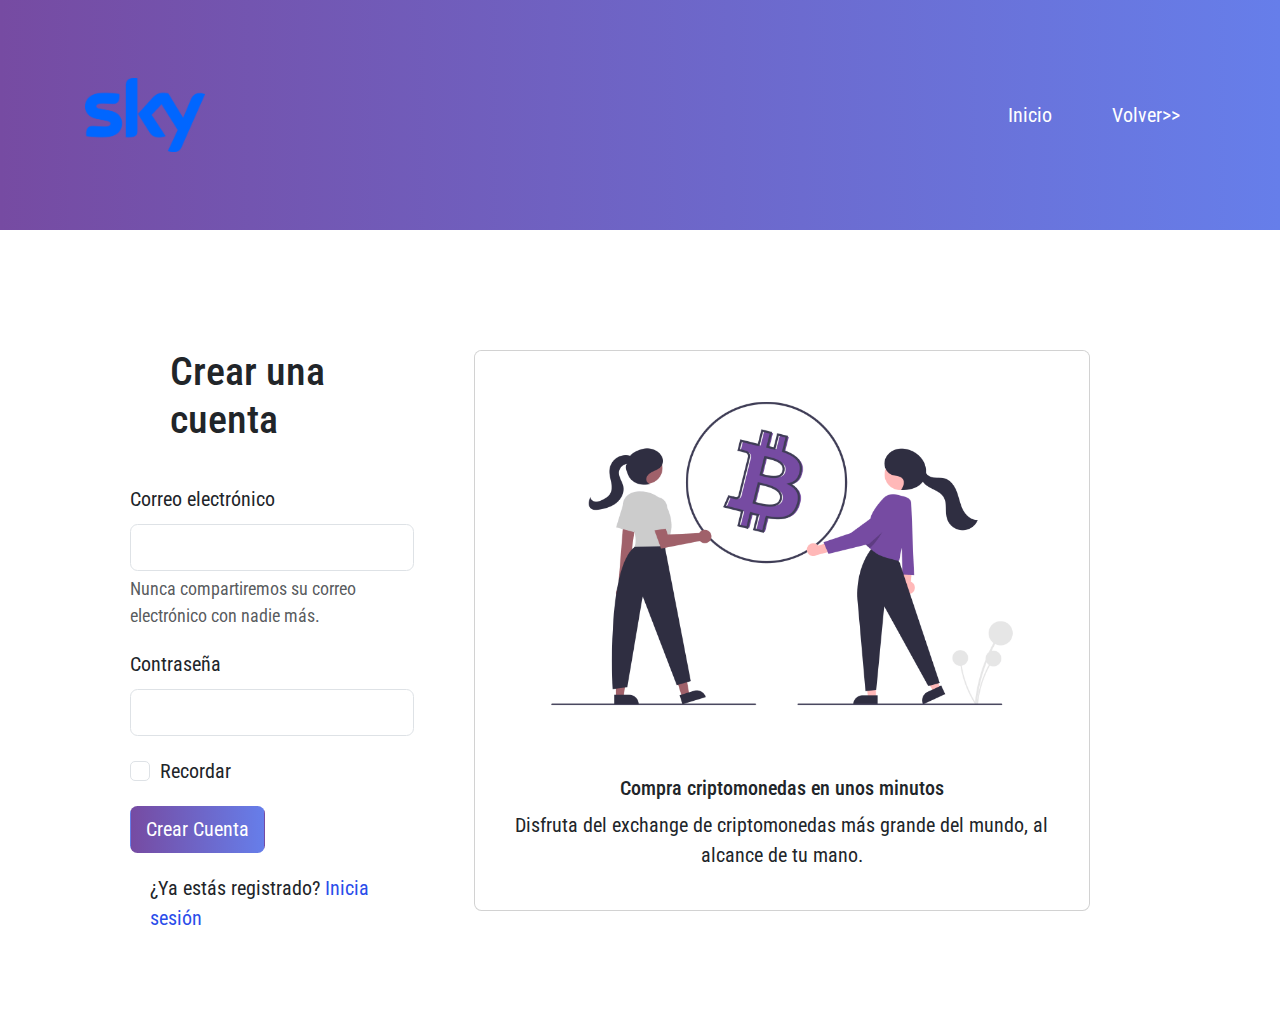
<file: pages/registrar.html>
<!DOCTYPE html>
<html lang="en">
<head>
  <meta charset="UTF-8">
  <meta http-equiv="X-UA-Compatible" content="IE=edge">
  <link rel="icon" href="../img/icon/favicon.png">
  <meta name="viewport" content="width=device-width, initial-scale=1.0">
  <meta description="Exchange de Criptomonedas, Sky: cree su cuenta en sky y invierta en bitcoin, ehtereum y NFTS>
  <link rel="preconnect" href="https://fonts.googleapis.com">
  <link rel="preconnect" href="https://fonts.gstatic.com" crossorigin>
  <link href="https://fonts.googleapis.com/css2?family=Roboto+Condensed&display=swap" rel="stylesheet">
  <link rel="stylesheet" href="https://cdn.jsdelivr.net/npm/bootstrap@5.2.0-beta1/dist/css/bootstrap.min.css">
  <link rel="stylesheet" href="../css/styles.css">
  <title>Registro | Sky</title>
</head>
<body>
  <!-------------------------------HEADER------------------------------------------------------------------------------------------------->
  <header>
    <nav class="fondo1 navbar navbar-expand-lg background p-5">
      <div class="container-fluid m-2">
        <img src="../img/logo/logotipo.png" alt="logotipo-logotype" class="logotipo">
        <button class="navbar-toggler" type="button" data-bs-toggle="collapse" data-bs-target="#navbarSupportedContent" aria-controls="navbarSupportedContent" aria-expanded="false" aria-label="Toggle navigation">
          <span class="navbar-toggler-icon"></span>
        </button>
      </div>
      <div class="collapse navbar-collapse m-2" id="navbarSupportedContent">
        <ul class="col d-flex justify-content-center align-items-center navbar-nav me-auto mb-2 mb-lg-0">
          <li class="nav-item m-3">
            <a class="nav-link texto " href="../index.html">Inicio</a>
          </li>
          <li class="nav-item m-3">
            <a class="nav-link texto" href="../pages/registro.html">Volver>></a>
          </li>
        </ul>
      </div>
    </nav>
  </header>
  <!------------------------------------------------------MAIN--------------------------------------------------------------->
  <main>
    <div>
        <section class="container p-5">
            <div class="row">
                <div class="d-flex flex-xl-row flex-sm-column justify-content-center align-items-center mediacolumn">
                    <div>
                        <article class="d-flex justify-content-center align-items-center m-4">
                            <h1 class="m-2">Crear una cuenta</h1>
                        </article>
                        <form>
                            <section class="mb-3">
                                <label for="exampleInputEmail1" class="form-label">Correo electrónico</label>
                                <input type="email" class="form-control" id="exampleInputEmail1" aria-describedby="emailHelp">
                                <p id="emailHelp" class="form-text">Nunca compartiremos su correo electrónico con nadie más.</p>
                            </section>
                            <section class="mb-3">
                                <label for="exampleInputPassword1" class="form-label">Contraseña</label>
                                <input type="password" class="form-control" id="exampleInputPassword1">
                            </section>
                                <section class="mb-3 form-check">
                                <input type="checkbox" class="form-check-input" id="exampleCheck1">
                                <label class="form-check-label" for="exampleCheck1">Recordar</label>
                            </section>
                                <button type="submit" class="btn botonescolorPagina texto text-center">Crear Cuenta</button>
                            <section class="d-flex justify-content-center align-items-center m-2">
                                <div>
                                    <p class="m-2">¿Ya estás registrado? <a href="../pages/iniciar.html" class="text-decoration-none texto2">Inicia sesión</a></p>
                                </div>
                            </section>
                        </form> 
                    </div>
                    <div>
                        <div class="d-flex justify-content-center align-items-center m-5">
                            <section class="card">
                                <img src="../img/registro/registrar.png" class="card-img-top" alt="hombre-y-criptomonedas">
                                <div class="card-body">
                                <h2 class="card-text text-center">Compra criptomonedas en unos minutos</h2>
                                <p class="text-center">Disfruta del exchange de criptomonedas más grande del mundo, al alcance de tu mano.</p>
                                </div>
                            </section>
                        </div>
                    </div>
                </div>
            </div> 
        </section>
    </div>
  </main>
  <script src="https://cdn.jsdelivr.net/npm/bootstrap@5.2.0-beta1/dist/js/bootstrap.bundle.min.js"></script>
</body>
</html>
</file>
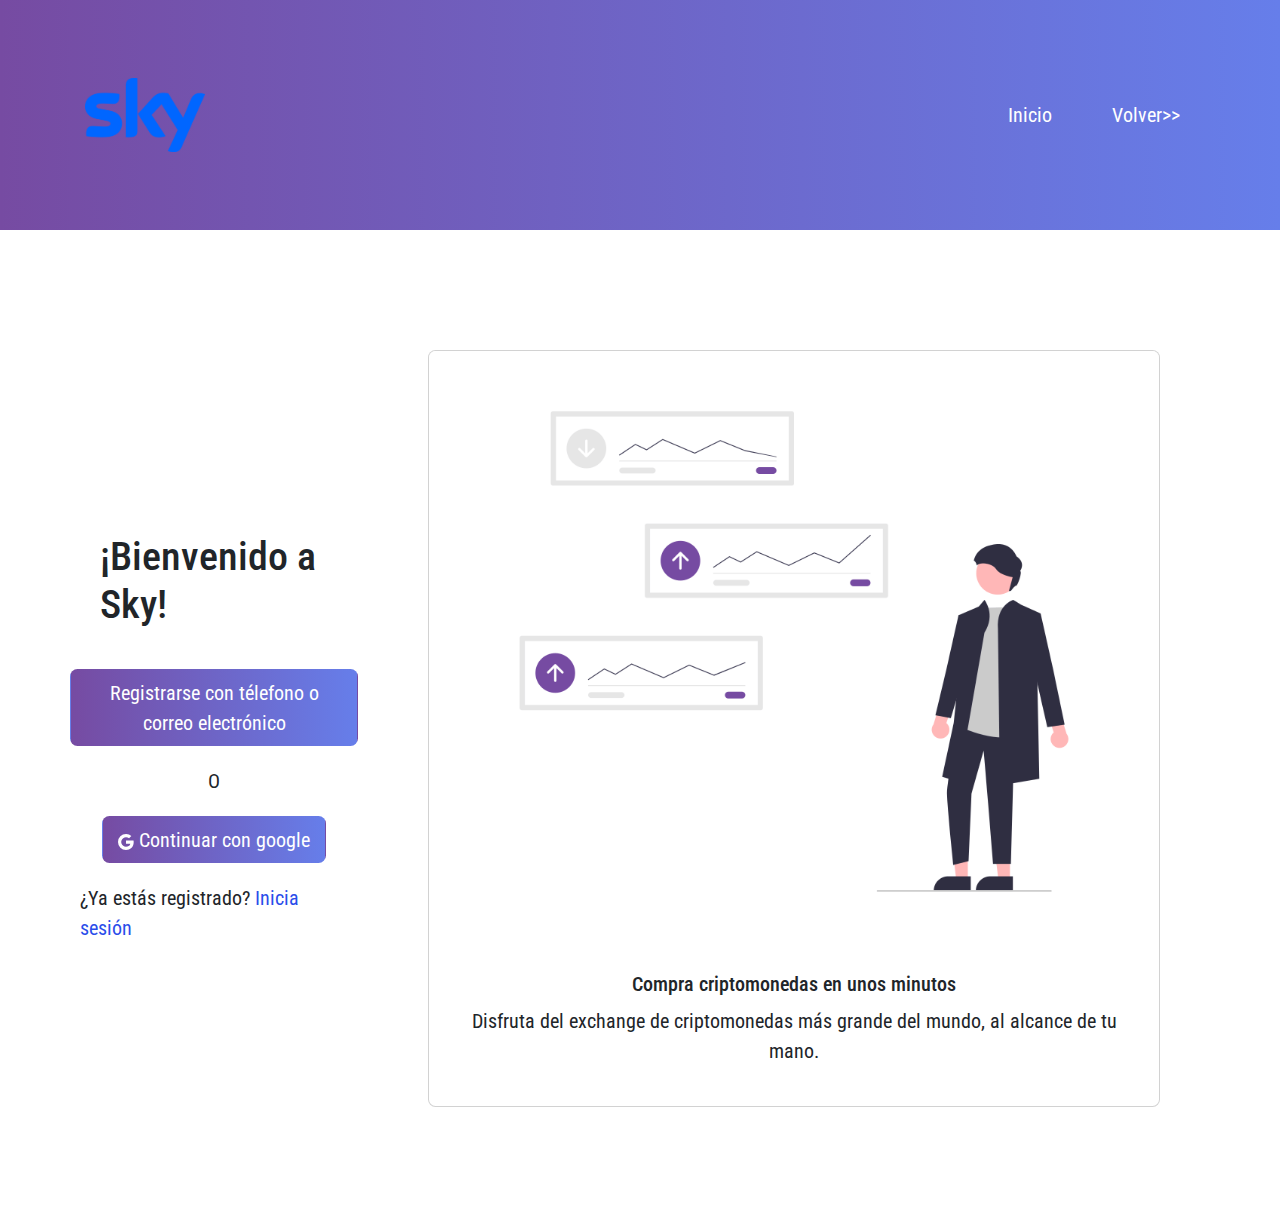
<file: pages/registro.html>
<!DOCTYPE html>
<html lang="en">
<head>
  <meta charset="UTF-8">
  <meta http-equiv="X-UA-Compatible" content="IE=edge">
  <link rel="icon" href="../img/icon/favicon.png">
  <meta name="viewport" content="width=device-width, initial-scale=1.0">
  <link rel="preconnect" href="https://fonts.googleapis.com">
  <meta description="Exchange de Criptomonedas, Sky: quiere invertir en criptomonedas? esta es la mejor opción, registrese y disfrute sus criptomonedas">
  <link rel="preconnect" href="https://fonts.gstatic.com" crossorigin>
  <link href="https://fonts.googleapis.com/css2?family=Roboto+Condensed&display=swap" rel="stylesheet">
  <link rel="stylesheet" href="https://cdn.jsdelivr.net/npm/bootstrap@5.2.0-beta1/dist/css/bootstrap.min.css">
  <link rel="stylesheet" href="../css/styles.css">
  <title>Registrarse | Sky</title>
</head>
<body>
  <!-------------------------------HEADER------------------------------------------------------------------------------------------------->
  <header>
    <nav class="fondo1 navbar navbar-expand-lg background p-5">
      <div class="container-fluid m-2">
        <img src="../img/logo/logotipo.png" alt="logotipo-logotype" class="logotipo">
        <button class="navbar-toggler" type="button" data-bs-toggle="collapse" data-bs-target="#navbarSupportedContent" aria-controls="navbarSupportedContent" aria-expanded="false" aria-label="Toggle navigation">
          <span class="navbar-toggler-icon"></span>
        </button>
      </div>
      <div class="collapse navbar-collapse m-2" id="navbarSupportedContent">
        <ul class="col d-flex justify-content-center align-items-center navbar-nav me-auto mb-2 mb-lg-0">
          <li class="nav-item m-3">
            <a class="nav-link texto " href="../index.html">Inicio</a>
          </li>
          <li class="nav-item m-3">
            <a class="nav-link texto" href="../index.html">Volver>></a>
          </li>
        </ul>
      </div>
    </nav>
  </header>
  <!------------------------------------------------------MAIN--------------------------------------------------------------->
  <main>
    <section class="container-fluid p-5">
        <div class="row">
            <div class="d-flex flex-sm-column flex-xl-row justify-content-center align-items-center mediacolumn">
                <div>
                    <div>
                        <article class="d-flex justify-content-center align-items-center m-4">
                            <h1 class="m-2">¡Bienvenido a Sky!</h1>
                        </article>
                    </div>
                    <div class="d-flex justify-content-center alingn-items-center m-2">
                        <section>
                            <a href="../pages/registrar.html" class="btn botonescolorPagina texto text-decoration-none">Registrarse con télefono o correo electrónico</a>
                        </section>
                    </div>
                    <div class="d-flex justify-content-center align-items-center m-2">
                        <section>
                            <p class="text-uppercase m-2">o</p>
                        </section>
                    </div>
                    <div class="d-flex justify-content-center alingn-items-center m-2">
                        <section>
                            <a href="https://accounts.google.com" class="btn botonescolorPagina texto text-decoration-none iconosvg">
                                <svg xmlns="http://www.w3.org/2000/svg" width="16" height="16"    fill="currentColor" class="bi bi-google" viewBox="0 0 16 16">
                                <path d="M15.545 6.558a9.42 9.42 0 0 1 .139 1.626c0 2.434-.87 4.492-2.384 5.885h.002C11.978 15.292 10.158 16 8 16A8 8 0 1 1 8 0a7.689 7.689 0 0 1 5.352 2.082l-2.284 2.284A4.347 4.347 0 0 0 8 3.166c-2.087 0-3.86 1.408-4.492 3.304a4.792 4.792 0 0 0 0 3.063h.003c.635 1.893 2.405 3.301 4.492 3.301 1.078 0 2.004-.276 2.722-.764h-.003a3.702 3.702 0 0 0 1.599-2.431H8v-3.08h7.545z"/>
                            </svg> Continuar con google</a>
                        </section>
                    </div>
                    <section class="d-flex justify-content-center align-items-center m-2">
                        <div>
                            <p class="m-2">¿Ya estás registrado? <a href="../pages/iniciar.html" class="text-decoration-none texto2">Inicia sesión</a></p>
                        </div>
                    </section>
                </div>
                <div class="d-flex justify-content-center align-items-center m-5">
                    <section class="card">
                        <img src="../img/registro/registro.png" class="card-img-top" alt="hombre-y-criptomonedas">
                        <div class="card-body">
                        <h2 class="card-text text-center">Compra criptomonedas en unos minutos</h2>
                        <p class="text-center">Disfruta del exchange de criptomonedas más grande del mundo, al alcance de tu mano.</p>
                        </div>
                    </section>
                </div> 
            </div>
        </div>     
    </section>
  </main>
  <script src="https://cdn.jsdelivr.net/npm/bootstrap@5.2.0-beta1/dist/js/bootstrap.bundle.min.js"></script>
</body>
</html>
</file>
<file: css/styles.css>
.texto {
  color: #ffffff;
}

.texto2 {
  color: #2a4dea;
}

.texto3 {
  color: #764ba2;
}

.logotipo {
  width: 120px;
}

.icono {
  width: 50px;
}

* {
  font-family: "Roboto Condensed", sans-serif;
}

.grid-section {
  display: grid;
  grid-template-columns: auto auto auto;
  grid-template-rows: auto;
  justify-content: center;
  align-items: center;
  gap: 50px;
  grid-template-areas: "card1 card2 card3";
}

.card1 {
  grid-area: card1;
}

.card2 {
  grid-area: card2;
}

.card3 {
  grid-area: card3;
}

.card1 {
  width: 18rem;
}

.card2 {
  width: 18rem;
}

.card3 {
  width: 18rem;
}

.imagen-tarjeta {
  width: 55%;
}

.img {
  width: 90%;
}

.background, .background--footer, .background--footer_compra {
  background-image: linear-gradient(90deg, #000000 0%, #764ba2 0%, #667eea 100%);
}

* {
  font-size: 20px;
}

@media (min-width: 0px) and (max-width: 380px) {
  * {
    font-size: 13px;
  }
  .titulo-span {
    font-size: 1.2rem;
  }
  h1 {
    font-size: 1.2rem;
  }
  h2 {
    font-size: 0.9rem;
  }
  h3 {
    font-size: 0.9rem;
  }
  h4 {
    font-size: 0.9rem;
  }
  h5 {
    font-size: 0.9rem;
  }
  h6 {
    font-size: 0.9rem;
  }
  .mediacolumn {
    display: flex;
    justify-content: center;
    align-items: center;
    flex-direction: column;
  }
  .icono {
    width: 30px;
  }
}
@media (min-width: 381px) and (max-width: 575px) {
  .titulo-span {
    font-size: 1.2rem;
  }
  * {
    font-size: 15px;
  }
  h1 {
    font-size: 1.2rem;
  }
  h2 {
    font-size: 0.9rem;
  }
  h3 {
    font-size: 0.9rem;
  }
  h4 {
    font-size: 0.9rem;
  }
  h5 {
    font-size: 0.9rem;
  }
  h6 {
    font-size: 0.9rem;
  }
  .mediacolumn {
    display: flex;
    justify-content: center;
    align-items: center;
    flex-direction: column;
  }
  .icono {
    width: 30px;
  }
}
.titulo-span {
  font-size: 2rem;
}

h1 {
  font-size: 2rem;
}

h2 {
  font-size: 1rem;
}

h3 {
  font-size: 1rem;
}

h4 {
  font-size: 1rem;
}

h5 {
  font-size: 1rem;
}

h6 {
  font-size: 1rem;
}

.contactos {
  font-size: 1.2rem;
}

.background--footer, .background--footer_compra {
  background-image: none;
  background-color: #000000;
  padding: 50px;
}

.background--footer_compra {
  padding: 65px;
}

.botonescolorPagina {
  background-image: linear-gradient(90deg, #000000 0%, #764ba2 0%, #667eea 100%);
}

/*# sourceMappingURL=styles.css.map */
</file>
